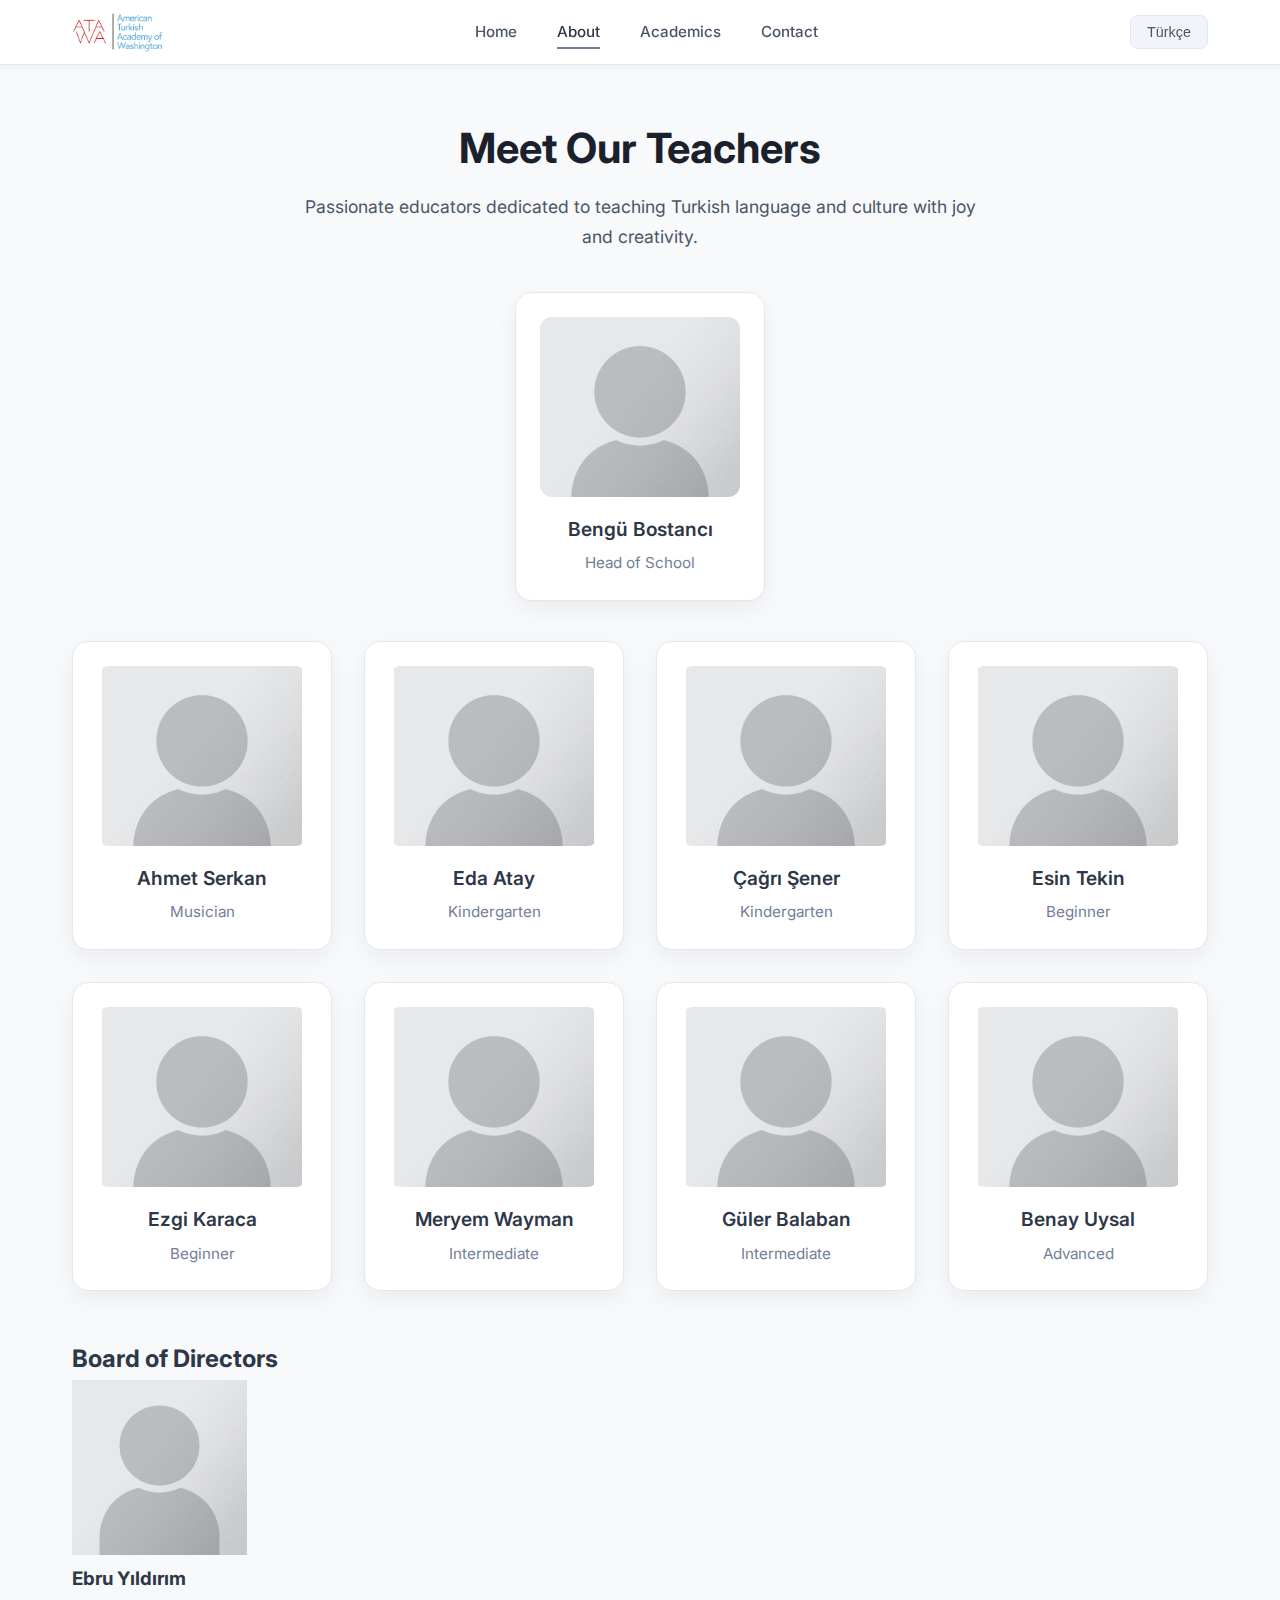
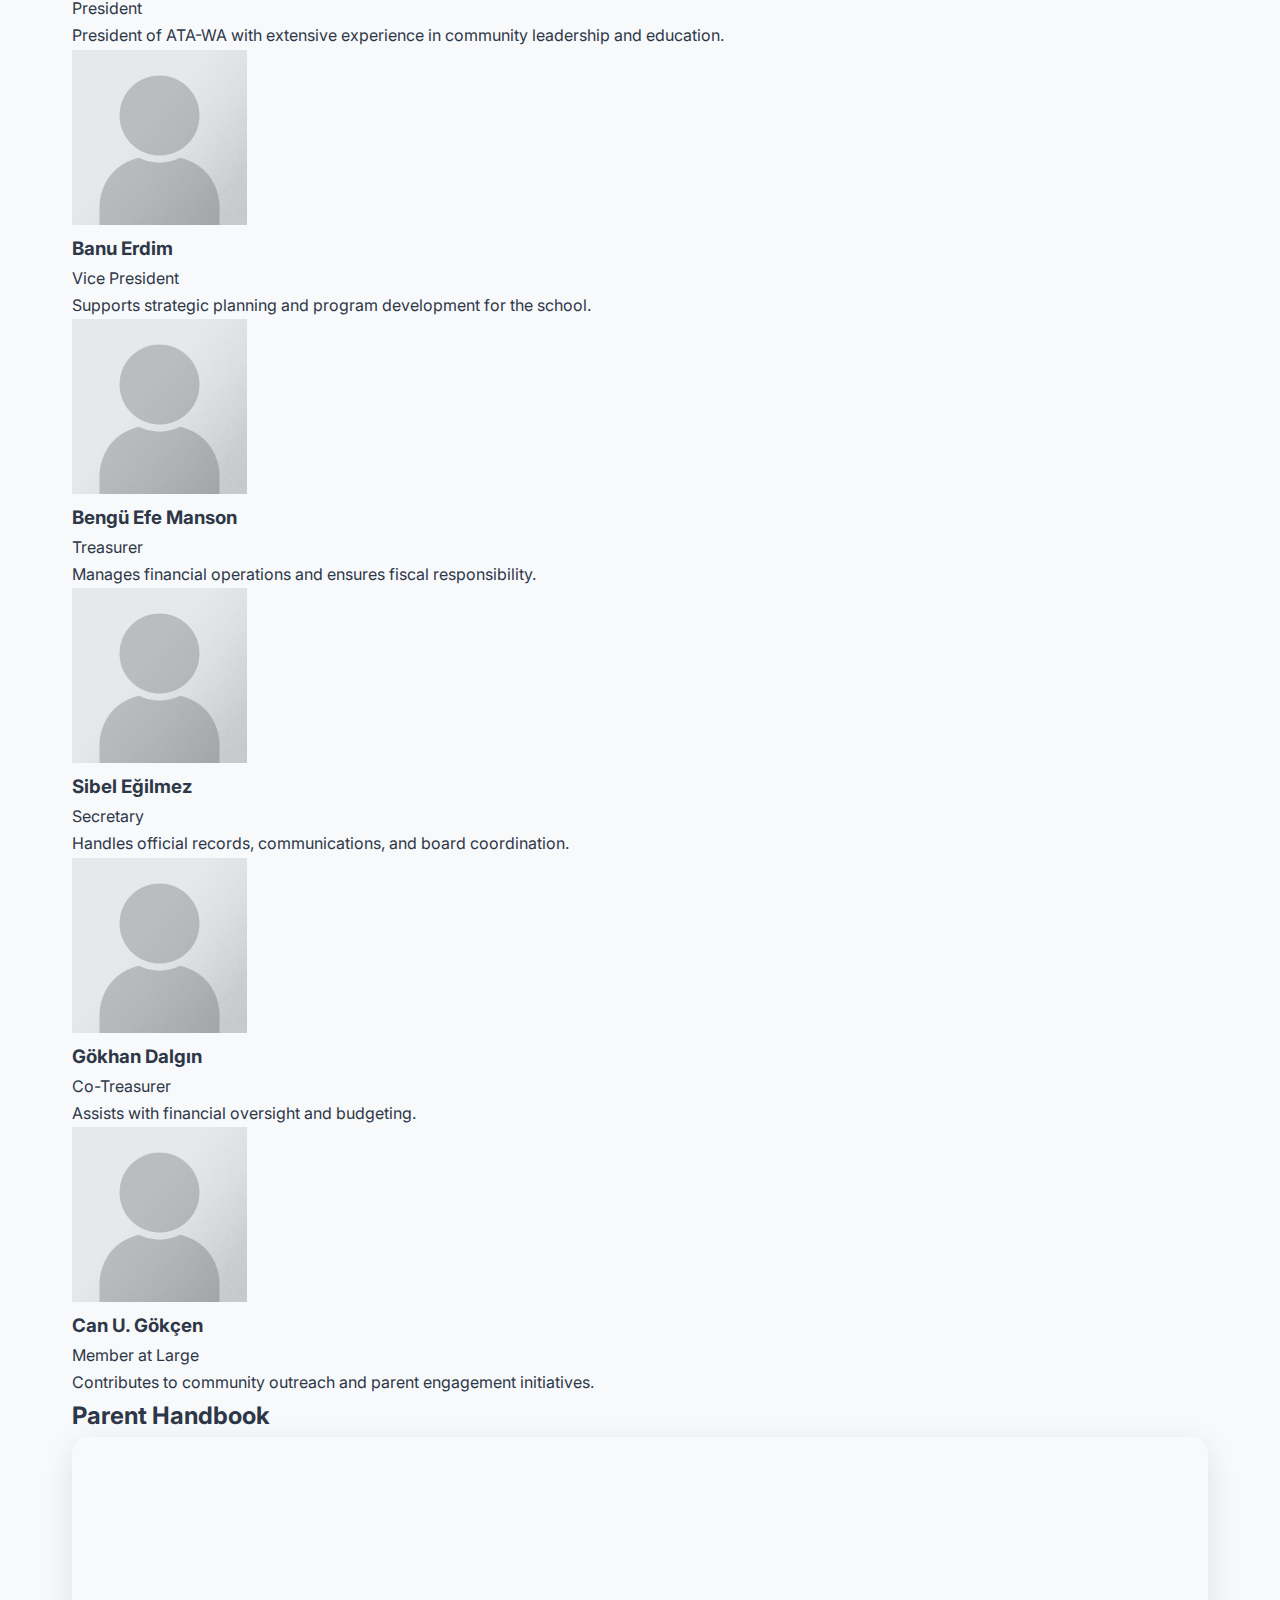
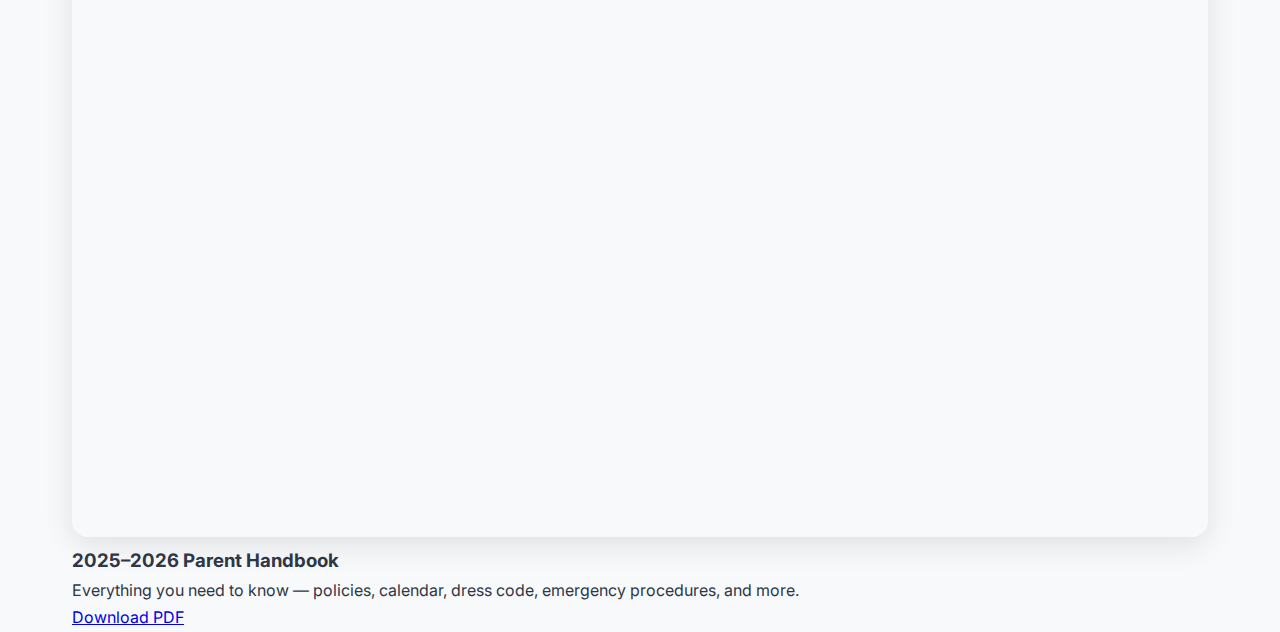
<file: about.html>
<!DOCTYPE html>
<html lang="en">
<head>
    <meta charset="UTF-8">
    <meta name="viewport" content="width=device-width, initial-scale=1.0">
    <title>About | ATA-WA</title>

    <link href="https://fonts.googleapis.com/css2?family=Inter:wght@400;500;600;700&display=swap" rel="stylesheet">
    <link rel="stylesheet" href="style.css">
</head>
<body>

<header class="navbar">
    <nav class="nav-container">
        <a href="index.html" class="logo">
            <img src="images/logo.png" alt="ATA-WA Logo" class="logo-img">
        </a>
        <ul class="nav-links">
            <li><a href="index.html" class="nav-link">Home</a></li>
            <li><a href="about.html" class="nav-link active">About</a></li>
            <li><a href="academics.html" class="nav-link">Academics</a></li>
            <li><a href="contact.html" class="nav-link">Contact</a></li>
        </ul>
        <button class="lang-btn">Türkçe</button>
    </nav>
</header>

<main class="main-content">
    <section class="about-intro">
        <h1>Meet Our Teachers</h1>
        <p>Passionate educators dedicated to teaching Turkish language and culture with joy and creativity.</p>
    </section>

    <!-- head of school -->
    <div class="head-of-school">
        <div class="teacher-card">
            <div class="teacher-img">
                <img src="images/placeholder.png" width="200">
            </div>
            <h3>Bengü Bostancı</h3>
            <p>Head of School</p>
        </div>
    </div>

    <!-- other teachers -->
    <section class="teachers-grid">
        <div class="teacher-card">
            <div class="teacher-img"><img src="images/placeholder.png" width="200"></div>
            <h3>Ahmet Serkan</h3>
            <p>Musician</p>
        </div>
        <div class="teacher-card">
            <div class="teacher-img"><img src="images/placeholder.png" width="200"></div>
            <h3>Eda Atay</h3>
            <p>Kindergarten</p>
        </div>
        <div class="teacher-card">
            <div class="teacher-img"><img src="images/placeholder.png" width="200"></div>
            <h3>Çağrı Şener</h3>
            <p>Kindergarten</p>
        </div>
        <div class="teacher-card">
            <div class="teacher-img"><img src="images/placeholder.png" width="200"></div>
            <h3>Esin Tekin</h3>
            <p>Beginner</p>
        </div>
        <div class="teacher-card">
            <div class="teacher-img"><img src="images/placeholder.png" width="200"></div>
            <h3>Ezgi Karaca</h3>
            <p>Beginner</p>
        </div>
        <div class="teacher-card">
            <div class="teacher-img"><img src="images/placeholder.png" width="200"></div>
            <h3>Meryem Wayman</h3>
            <p>Intermediate</p>
        </div>
        <div class="teacher-card">
            <div class="teacher-img"><img src="images/placeholder.png" width="200"></div>
            <h3>Güler Balaban</h3>
            <p>Intermediate</p>
        </div>
        <div class="teacher-card">
            <div class="teacher-img"><img src="images/placeholder.png" width="200"></div>
            <h3>Benay Uysal</h3>
            <p>Advanced</p>
        </div>
    </section>

    <!-- board of directors -->
    <section class="board-section">
        <h2 class="section-title">Board of Directors</h2>
        
        <div class="board-member reverse">
            <div class="board-img"><img src="images/placeholder.png" width="175"></div>
            <div class="board-info">
                <h3>Ebru Yıldırım</h3>
                <p class="role">President</p>
                <p>President of ATA-WA with extensive experience in community leadership and education.</p>
            </div>
        </div>

        <div class="board-member">
            <div class="board-img"><img src="images/placeholder.png" width="175"></div>
            <div class="board-info">
                <h3>Banu Erdim</h3>
                <p class="role">Vice President</p>
                <p>Supports strategic planning and program development for the school.</p>
            </div>
        </div>

        <div class="board-member reverse">
            <div class="board-img"><img src="images/placeholder.png" width="175"></div>
            <div class="board-info">
                <h3>Bengü Efe Manson</h3>
                <p class="role">Treasurer</p>
                <p>Manages financial operations and ensures fiscal responsibility.</p>
            </div>
        </div>

        <div class="board-member">
            <div class="board-img"><img src="images/placeholder.png" width="175"></div>
            <div class="board-info">
                <h3>Sibel Eğilmez</h3>
                <p class="role">Secretary</p>
                <p>Handles official records, communications, and board coordination.</p>
            </div>
        </div>

        <div class="board-member reverse">
            <div class="board-img"><img src="images/placeholder.png" width="175"></div>
            <div class="board-info">
                <h3>Gökhan Dalgın</h3>
                <p class="role">Co-Treasurer</p>
                <p>Assists with financial oversight and budgeting.</p>
            </div>
        </div>

        <div class="board-member">
            <div class="board-img"><img src="images/placeholder.png" width="175"></div>
            <div class="board-info">
                <h3>Can U. Gökçen</h3>
                <p class="role">Member at Large</p>
                <p>Contributes to community outreach and parent engagement initiatives.</p>
            </div>
        </div>
    </section>

    <!-- parent handbook -->
    <section class="handbook-section">
        <h2 class="section-title">Parent Handbook</h2>
        <div class="handbook-container">
            <div class="pdf-preview">
                <iframe src="handbook.pdf" width="100%" height="700"
                        style="border:none; border-radius:16px; box-shadow:0 8px 30px rgba(0,0,0,0.1);"
                        title="ATA-WA Parent Handbook"></iframe>
            </div>
            <div class="handbook-info">
                <h3>2025–2026 Parent Handbook</h3>
                <p class="handbook-desc">
                    Everything you need to know — policies, calendar, dress code, emergency procedures, and more.
                </p>
                <a href="handbook.pdf" download class="download-btn">Download PDF</a>
            </div>
        </div>
    </section>
</main>

<script src="script.js"></script>
</body>
</html>
</file>
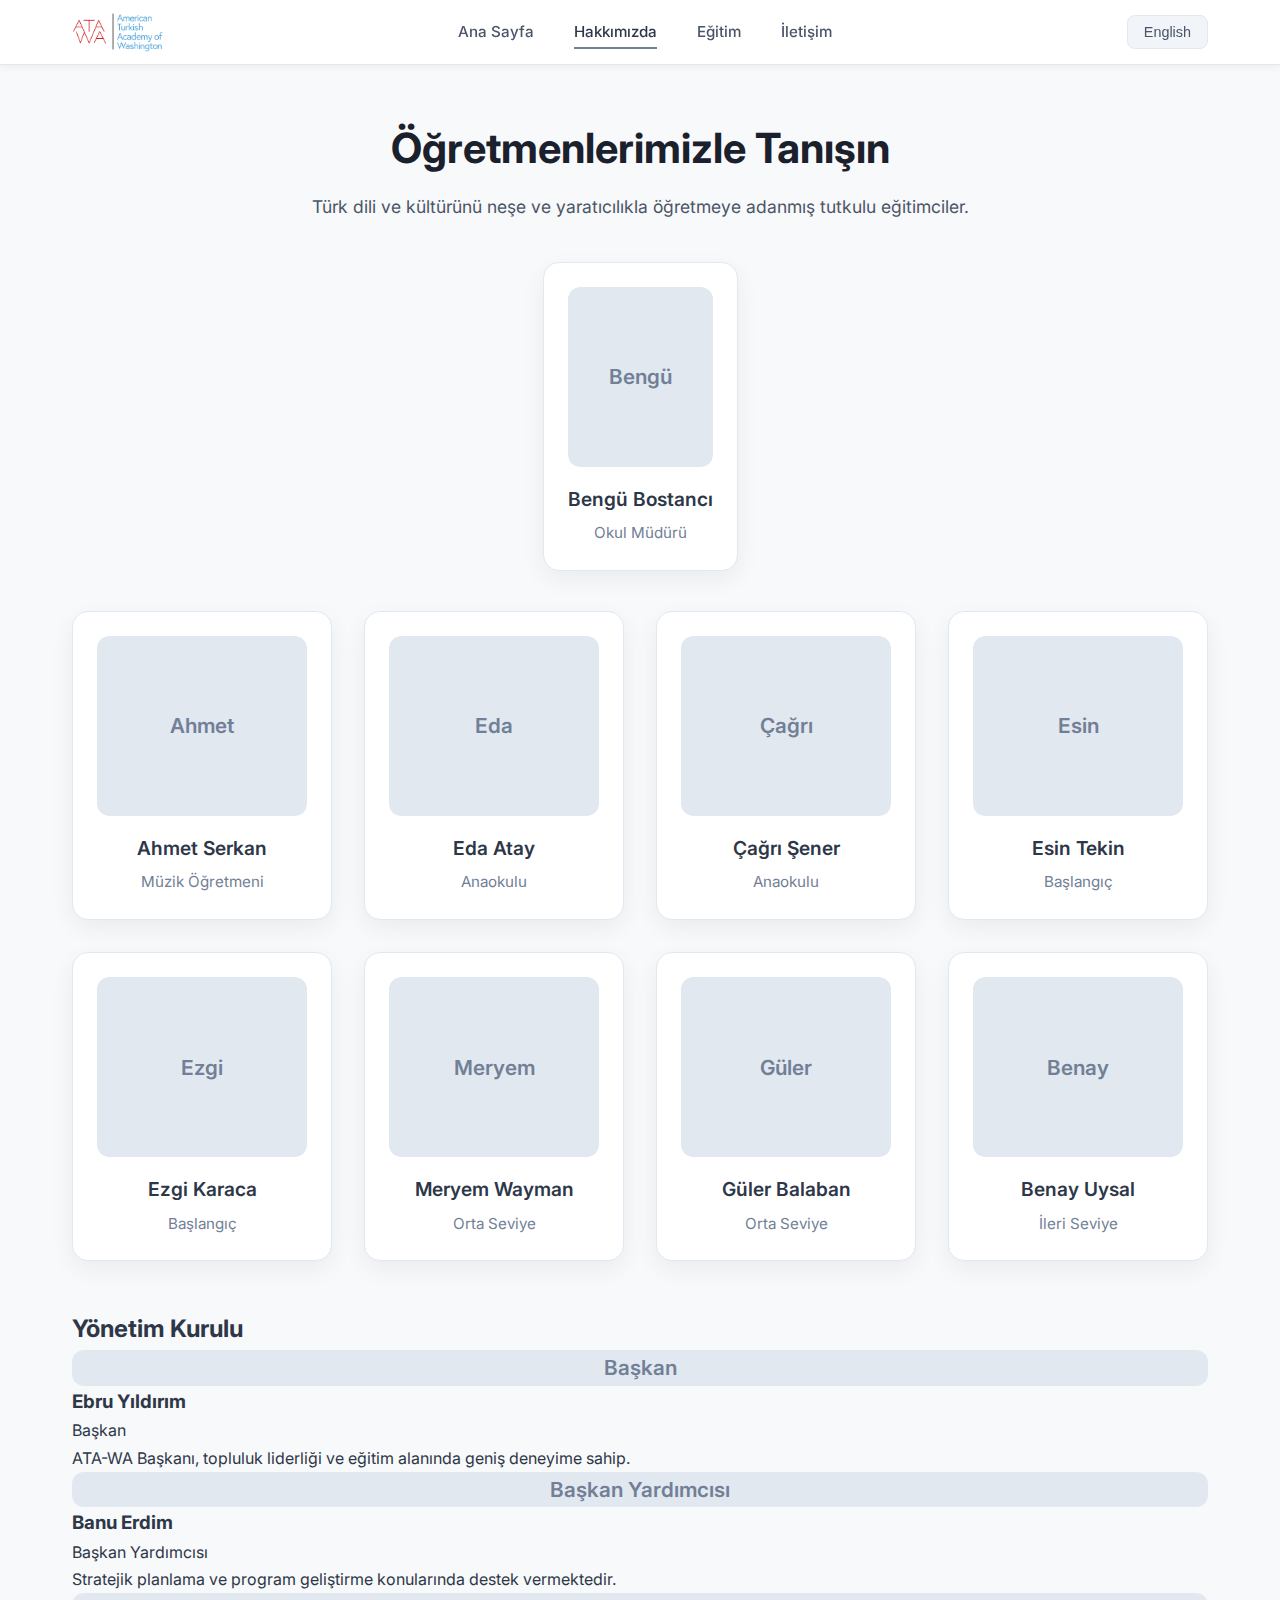
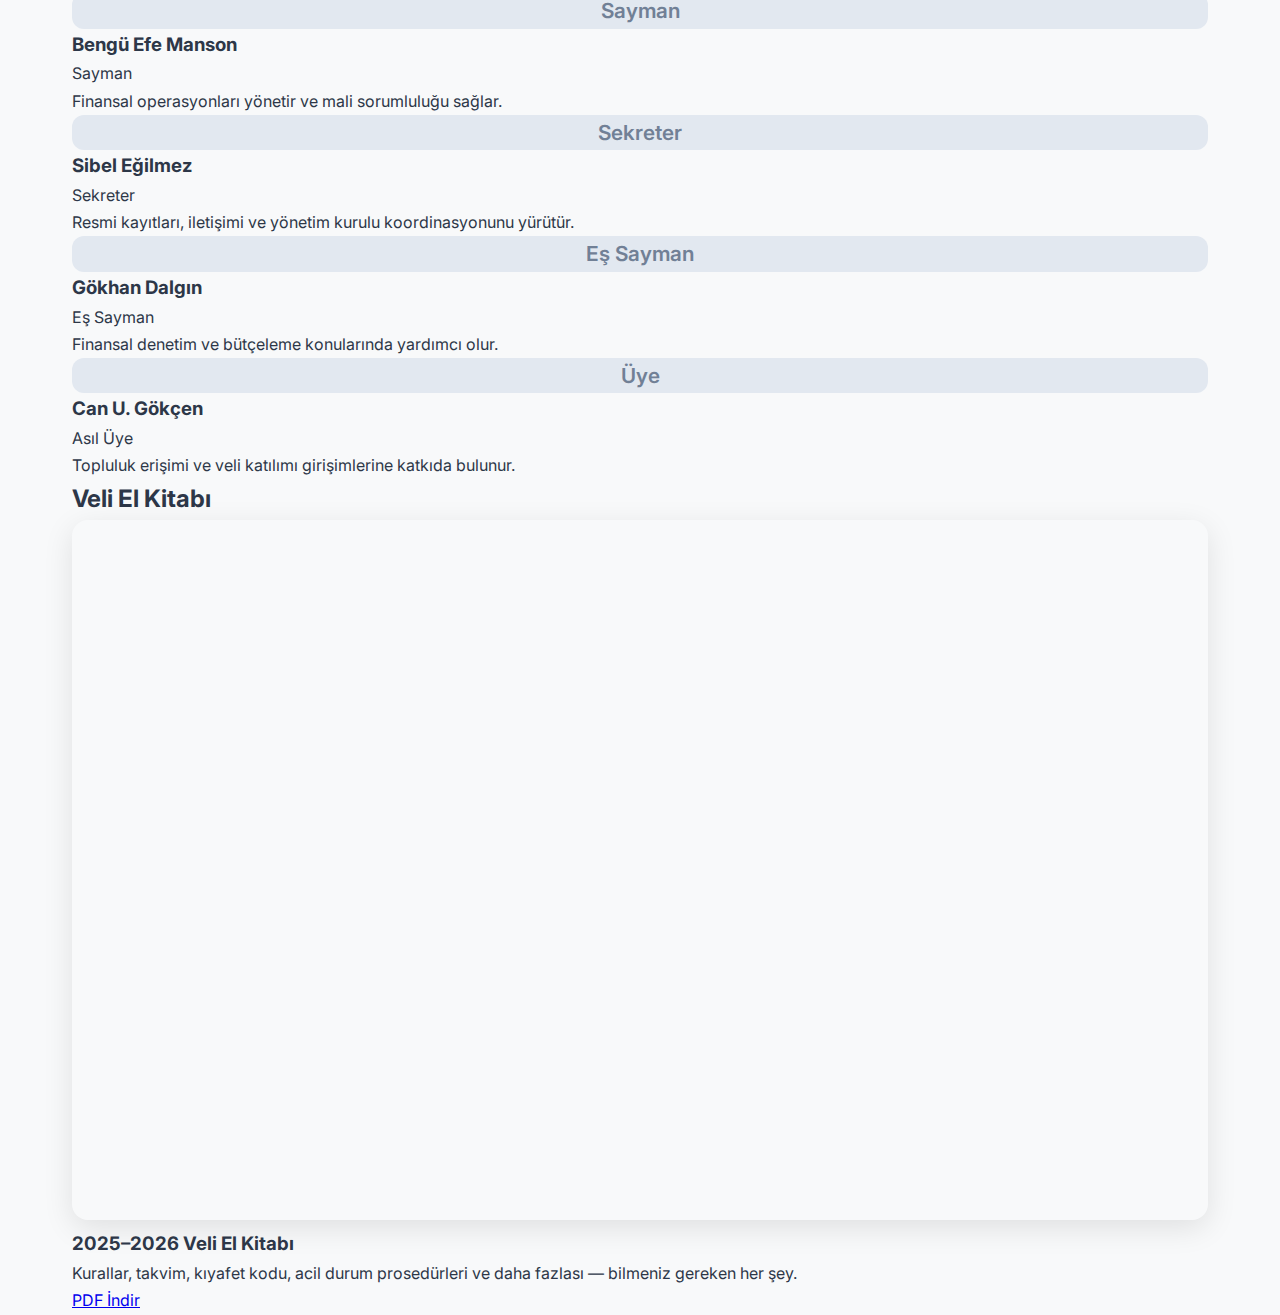
<file: abouttr.html>
<!DOCTYPE html>
<html lang="tr">
<head>
    <meta charset="UTF-8">
    <meta name="viewport" content="width=device-width, initial-scale=1.0">
    <title>Hakkımızda | ATA-WA</title>

    <link href="https://fonts.googleapis.com/css2?family=Inter:wght@400;500;600;700&display=swap" rel="stylesheet">
    <link rel="stylesheet" href="style.css">
</head>
<body>

<header class="navbar">
    <nav class="nav-container">
        <a href="indextr.html" class="logo">
            <img src="images/logo.png" alt="ATA-WA Logo" class="logo-img">
        </a>
        <ul class="nav-links">
            <li><a href="indextr.html" class="nav-link">Ana Sayfa</a></li>
            <li><a href="abouttr.html" class="nav-link active">Hakkımızda</a></li>
            <li><a href="academicstr.html" class="nav-link">Eğitim</a></li>
            <li><a href="contacttr.html" class="nav-link">İletişim</a></li>
        </ul>
        <button class="lang-btn">English</button>
    </nav>
</header>

<main class="main-content">
    <section class="about-intro">
        <h1>Öğretmenlerimizle Tanışın</h1>
        <p>Türk dili ve kültürünü neşe ve yaratıcılıkla öğretmeye adanmış tutkulu eğitimciler.</p>
    </section>

    <div class="head-of-school">
        <div class="teacher-card">
            <div class="teacher-img">
                <div class="img-placeholder">Bengü</div>
            </div>
            <h3>Bengü Bostancı</h3>
            <p>Okul Müdürü</p>
        </div>
    </div>

    <section class="teachers-grid">
        <div class="teacher-card">
            <div class="teacher-img"><div class="img-placeholder">Ahmet</div></div>
            <h3>Ahmet Serkan</h3>
            <p>Müzik Öğretmeni</p>
        </div>
        <div class="teacher-card">
            <div class="teacher-img"><div class="img-placeholder">Eda</div></div>
            <h3>Eda Atay</h3>
            <p>Anaokulu</p>
        </div>
        <div class="teacher-card">
            <div class="teacher-img"><div class="img-placeholder">Çağrı</div></div>
            <h3>Çağrı Şener</h3>
            <p>Anaokulu</p>
        </div>
        <div class="teacher-card">
            <div class="teacher-img"><div class="img-placeholder">Esin</div></div>
            <h3>Esin Tekin</h3>
            <p>Başlangıç</p>
        </div>
        <div class="teacher-card">
            <div class="teacher-img"><div class="img-placeholder">Ezgi</div></div>
            <h3>Ezgi Karaca</h3>
            <p>Başlangıç</p>
        </div>
        <div class="teacher-card">
            <div class="teacher-img"><div class="img-placeholder">Meryem</div></div>
            <h3>Meryem Wayman</h3>
            <p>Orta Seviye</p>
        </div>
        <div class="teacher-card">
            <div class="teacher-img"><div class="img-placeholder">Güler</div></div>
            <h3>Güler Balaban</h3>
            <p>Orta Seviye</p>
        </div>
        <div class="teacher-card">
            <div class="teacher-img"><div class="img-placeholder">Benay</div></div>
            <h3>Benay Uysal</h3>
            <p>İleri Seviye</p>
        </div>
    </section>

    <section class="board-section">
        <h2 class="section-title">Yönetim Kurulu</h2>
        
        <div class="board-member reverse">
            <div class="board-img"><div class="img-placeholder">Başkan</div></div>
            <div class="board-info">
                <h3>Ebru Yıldırım</h3>
                <p class="role">Başkan</p>
                <p>ATA-WA Başkanı, topluluk liderliği ve eğitim alanında geniş deneyime sahip.</p>
            </div>
        </div>

        <div class="board-member">
            <div class="board-img"><div class="img-placeholder">Başkan Yardımcısı</div></div>
            <div class="board-info">
                <h3>Banu Erdim</h3>
                <p class="role">Başkan Yardımcısı</p>
                <p>Stratejik planlama ve program geliştirme konularında destek vermektedir.</p>
            </div>
        </div>

        <div class="board-member reverse">
            <div class="board-img"><div class="img-placeholder">Sayman</div></div>
            <div class="board-info">
                <h3>Bengü Efe Manson</h3>
                <p class="role">Sayman</p>
                <p>Finansal operasyonları yönetir ve mali sorumluluğu sağlar.</p>
            </div>
        </div>

        <div class="board-member">
            <div class="board-img"><div class="img-placeholder">Sekreter</div></div>
            <div class="board-info">
                <h3>Sibel Eğilmez</h3>
                <p class="role">Sekreter</p>
                <p>Resmi kayıtları, iletişimi ve yönetim kurulu koordinasyonunu yürütür.</p>
            </div>
        </div>

        <div class="board-member reverse">
            <div class="board-img"><div class="img-placeholder">Eş Sayman</div></div>
            <div class="board-info">
                <h3>Gökhan Dalgın</h3>
                <p class="role">Eş Sayman</p>
                <p>Finansal denetim ve bütçeleme konularında yardımcı olur.</p>
            </div>
        </div>

        <div class="board-member">
            <div class="board-img"><div class="img-placeholder">Üye</div></div>
            <div class="board-info">
                <h3>Can U. Gökçen</h3>
                <p class="role">Asıl Üye</p>
                <p>Topluluk erişimi ve veli katılımı girişimlerine katkıda bulunur.</p>
            </div>
        </div>
    </section>

    <section class="handbook-section">
        <h2 class="section-title">Veli El Kitabı</h2>
        <div class="handbook-container">
            <div class="pdf-preview">
                <iframe src="handbook.pdf" width="100%" height="700"
                        style="border:none; border-radius:16px; box-shadow:0 8px 30px rgba(0,0,0,0.1);"
                        title="ATA-WA Veli El Kitabı"></iframe>
            </div>
            <div class="handbook-info">
                <h3>2025–2026 Veli El Kitabı</h3>
                <p class="handbook-desc">
                    Kurallar, takvim, kıyafet kodu, acil durum prosedürleri ve daha fazlası — bilmeniz gereken her şey.
                </p>
                <a href="handbook.pdf" download class="download-btn">PDF İndir</a>
            </div>
        </div>
    </section>
</main>

<script src="script.js"></script>
</body>
</html>
</file>
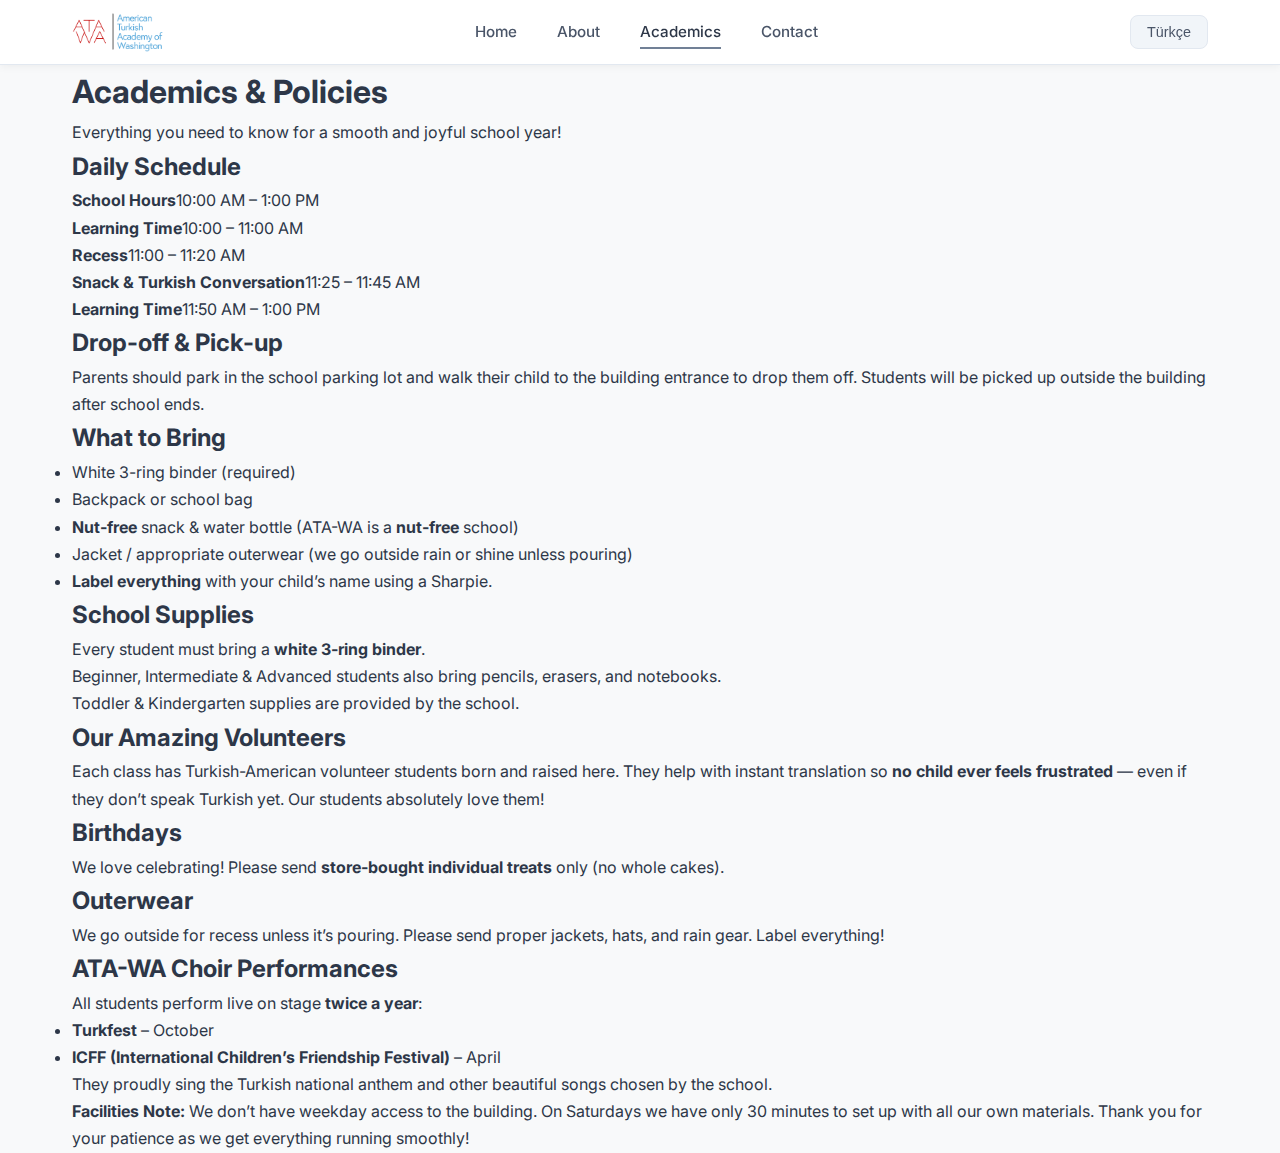
<file: academics.html>
<!DOCTYPE html>
<html lang="en">
<head>
    <meta charset="UTF-8">
    <meta name="viewport" content="width=device-width, initial-scale=1.0">
    <title>Academics | ATA-WA</title>

    <link href="https://fonts.googleapis.com/css2?family=Inter:wght@400;500;600;700&display=swap" rel="stylesheet">
    <link rel="stylesheet" href="style.css">
</head>
<body>

<header class="navbar">
    <nav class="nav-container">
        <a href="index.html" class="logo">
            <img src="images/logo.png" alt="ATA-WA Logo" class="logo-img">
        </a>
        <ul class="nav-links">
            <li><a href="index.html" class="nav-link">Home</a></li>
            <li><a href="about.html" class="nav-link">About</a></li>
            <li><a href="academics.html" class="nav-link active">Academics</a></li>
            <li><a href="contact.html" class="nav-link">Contact</a></li>
        </ul>
        <button class="lang-btn">Türkçe</button>
    </nav>
</header>

<main class="main-content academics-page">
    <section class="page-hero">
        <h1>Academics & Policies</h1>
        <p>Everything you need to know for a smooth and joyful school year!</p>
    </section>

    <!-- daily schedule -->
    <section class="info-block">
        <h2>Daily Schedule</h2>
        <div class="schedule-grid">
            <div class="schedule-item"><strong>School Hours</strong><span>10:00 AM – 1:00 PM</span></div>
            <div class="schedule-item"><strong>Learning Time</strong><span>10:00 – 11:00 AM</span></div>
            <div class="schedule-item"><strong>Recess</strong><span>11:00 – 11:20 AM</span></div>
            <div class="schedule-item"><strong>Snack & Turkish Conversation</strong><span>11:25 – 11:45 AM</span></div>
            <div class="schedule-item"><strong>Learning Time</strong><span>11:50 AM – 1:00 PM</span></div>
        </div>
    </section>

    <!-- drop-off and pick-up -->
    <section class="info-block">
        <h2>Drop-off & Pick-up</h2>
        <p>Parents should park in the school parking lot and walk their child to the building entrance to drop them off. Students will be picked up outside the building after school ends.</p>
    </section>

    <!-- what to bring -->
    <section class="info-block">
        <h2>What to Bring</h2>
        <ul>
            <li>White 3-ring binder (required)</li>
            <li>Backpack or school bag</li>
            <li><strong>Nut-free</strong> snack & water bottle (ATA-WA is a <strong>nut-free</strong> school)</li>
            <li>Jacket / appropriate outerwear (we go outside rain or shine unless pouring)</li>
            <li><strong>Label everything</strong> with your child’s name using a Sharpie.</li>
        </ul>
    </section>

    <!-- supplies -->
    <section class="info-block">
        <h2>School Supplies</h2>
        <p>Every student must bring a <strong>white 3-ring binder</strong>.</p>
        <p>Beginner, Intermediate & Advanced students also bring pencils, erasers, and notebooks.<br>
           Toddler & Kindergarten supplies are provided by the school.</p>
    </section>

    <!-- volunteers -->
    <section class="info-block highlight">
        <h2>Our Amazing Volunteers</h2>
        <p>Each class has Turkish-American volunteer students born and raised here. They help with instant translation so <strong>no child ever feels frustrated</strong> — even if they don’t speak Turkish yet. Our students absolutely love them!</p>
    </section>

    <!-- notices -->
    <div class="info-grid">
        <section class="info-block">
            <h2>Birthdays</h2>
            <p>We love celebrating! Please send <strong>store-bought individual treats</strong> only (no whole cakes).</p>
        </section>
        <section class="info-block">
            <h2>Outerwear</h2>
            <p>We go outside for recess unless it’s pouring. Please send proper jackets, hats, and rain gear. Label everything!</p>
        </section>
    </div>

    <!-- choir performances -->
    <section class="info-block highlight">
        <h2>ATA-WA Choir Performances</h2>
        <p>All students perform live on stage <strong>twice a year</strong>:</p>
        <ul class="performance-list">
            <li><strong>Turkfest</strong> – October</li>
            <li><strong>ICFF (International Children’s Friendship Festival)</strong> – April</li>
        </ul>
        <p>They proudly sing the Turkish national anthem and other beautiful songs chosen by the school.</p>
    </section>

    <!-- facilities notes -->
    <section class="info-block note-block">
        <p><strong>Facilities Note:</strong> We don’t have weekday access to the building. On Saturdays we have only 30 minutes to set up with all our own materials. Thank you for your patience as we get everything running smoothly!</p>
    </section>
</main>

<script src="script.js"></script>
</body>
</html>
</file>
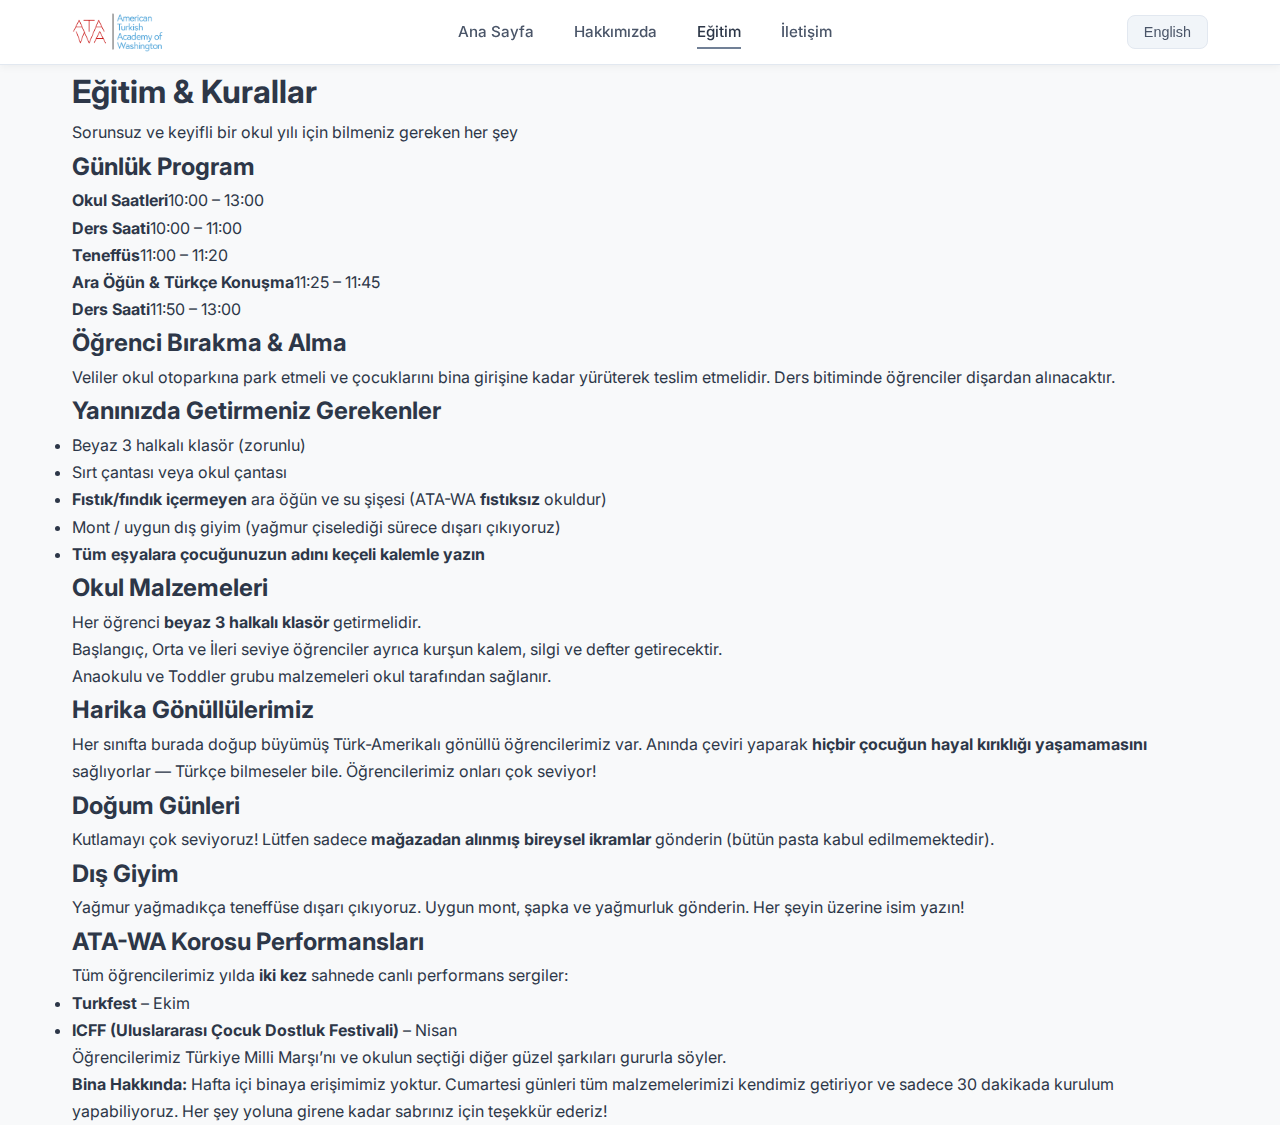
<file: academicstr.html>
<!DOCTYPE html>
<html lang="tr">
<head>
    <meta charset="UTF-8">
    <meta name="viewport" content="width=device-width, initial-scale=1.0">
    <title>Eğitim | ATA-WA</title>

    <link href="https://fonts.googleapis.com/css2?family=Inter:wght@400;500;600;700&display=swap" rel="stylesheet">
    <link rel="stylesheet" href="style.css">
</head>
<body>

<header class="navbar">
    <nav class="nav-container">
        <a href="indextr.html" class="logo">
            <img src="images/logo.png" alt="ATA-WA Logo" class="logo-img">
        </a>
        <ul class="nav-links">
            <li><a href="indextr.html" class="nav-link">Ana Sayfa</a></li>
            <li><a href="abouttr.html" class="nav-link">Hakkımızda</a></li>
            <li><a href="academicstr.html" class="nav-link active">Eğitim</a></li>
            <li><a href="contacttr.html" class="nav-link">İletişim</a></li>
        </ul>
        <button class="lang-btn">English</button>
    </nav>
</header>

<main class="main-content academics-page">
    <section class="page-hero">
        <h1>Eğitim & Kurallar</h1>
        <p>Sorunsuz ve keyifli bir okul yılı için bilmeniz gereken her şey</p>
    </section>

    <section class="info-block">
        <h2>Günlük Program</h2>
        <div class="schedule-grid">
            <div class="schedule-item"><strong>Okul Saatleri</strong><span>10:00 – 13:00</span></div>
            <div class="schedule-item"><strong>Ders Saati</strong><span>10:00 – 11:00</span></div>
            <div class="schedule-item"><strong>Teneffüs</strong><span>11:00 – 11:20</span></div>
            <div class="schedule-item"><strong>Ara Öğün & Türkçe Konuşma</strong><span>11:25 – 11:45</span></div>
            <div class="schedule-item"><strong>Ders Saati</strong><span>11:50 – 13:00</span></div>
        </div>
    </section>

    <section class="info-block">
        <h2>Öğrenci Bırakma & Alma</h2>
        <p>Veliler okul otoparkına park etmeli ve çocuklarını bina girişine kadar yürüterek teslim etmelidir. Ders bitiminde öğrenciler dişardan alınacaktır.</p>
    </section>

    <section class="info-block">
        <h2>Yanınızda Getirmeniz Gerekenler</h2>
        <ul>
            <li>Beyaz 3 halkalı klasör (zorunlu)</li>
            <li>Sırt çantası veya okul çantası</li>
            <li><strong>Fıstık/fındık içermeyen</strong> ara öğün ve su şişesi (ATA-WA <strong>fıstıksız</strong> okuldur)</li>
            <li>Mont / uygun dış giyim (yağmur çiselediği sürece dışarı çıkıyoruz)</li>
            <li><strong>Tüm eşyalara çocuğunuzun adını keçeli kalemle yazın</strong></li>
        </ul>
    </section>

    <section class="info-block">
        <h2>Okul Malzemeleri</h2>
        <p>Her öğrenci <strong>beyaz 3 halkalı klasör</strong> getirmelidir.</p>
        <p>Başlangıç, Orta ve İleri seviye öğrenciler ayrıca kurşun kalem, silgi ve defter getirecektir.<br>
           Anaokulu ve Toddler grubu malzemeleri okul tarafından sağlanır.</p>
    </section>

    <section class="info-block highlight">
        <h2>Harika Gönüllülerimiz</h2>
        <p>Her sınıfta burada doğup büyümüş Türk-Amerikalı gönüllü öğrencilerimiz var. Anında çeviri yaparak <strong>hiçbir çocuğun hayal kırıklığı yaşamamasını</strong> sağlıyorlar — Türkçe bilmeseler bile. Öğrencilerimiz onları çok seviyor!</p>
    </section>

    <div class="info-grid">
        <section class="info-block">
            <h2>Doğum Günleri</h2>
            <p>Kutlamayı çok seviyoruz! Lütfen sadece <strong>mağazadan alınmış bireysel ikramlar</strong> gönderin (bütün pasta kabul edilmemektedir).</p>
        </section>
        <section class="info-block">
            <h2>Dış Giyim</h2>
            <p>Yağmur yağmadıkça teneffüse dışarı çıkıyoruz. Uygun mont, şapka ve yağmurluk gönderin. Her şeyin üzerine isim yazın!</p>
        </section>
    </div>

    <section class="info-block highlight">
        <h2>ATA-WA Korosu Performansları</h2>
        <p>Tüm öğrencilerimiz yılda <strong>iki kez</strong> sahnede canlı performans sergiler:</p>
        <ul class="performance-list">
            <li><strong>Turkfest</strong> – Ekim</li>
            <li><strong>ICFF (Uluslararası Çocuk Dostluk Festivali)</strong> – Nisan</li>
        </ul>
        <p>Öğrencilerimiz Türkiye Milli Marşı’nı ve okulun seçtiği diğer güzel şarkıları gururla söyler.</p>
    </section>

    <section class="info-block note-block">
        <p><strong>Bina Hakkında:</strong> Hafta içi binaya erişimimiz yoktur. Cumartesi günleri tüm malzemelerimizi kendimiz getiriyor ve sadece 30 dakikada kurulum yapabiliyoruz. Her şey yoluna girene kadar sabrınız için teşekkür ederiz!</p>
    </section>
</main>

<script src="script.js"></script>
</body>
</html>
</file>
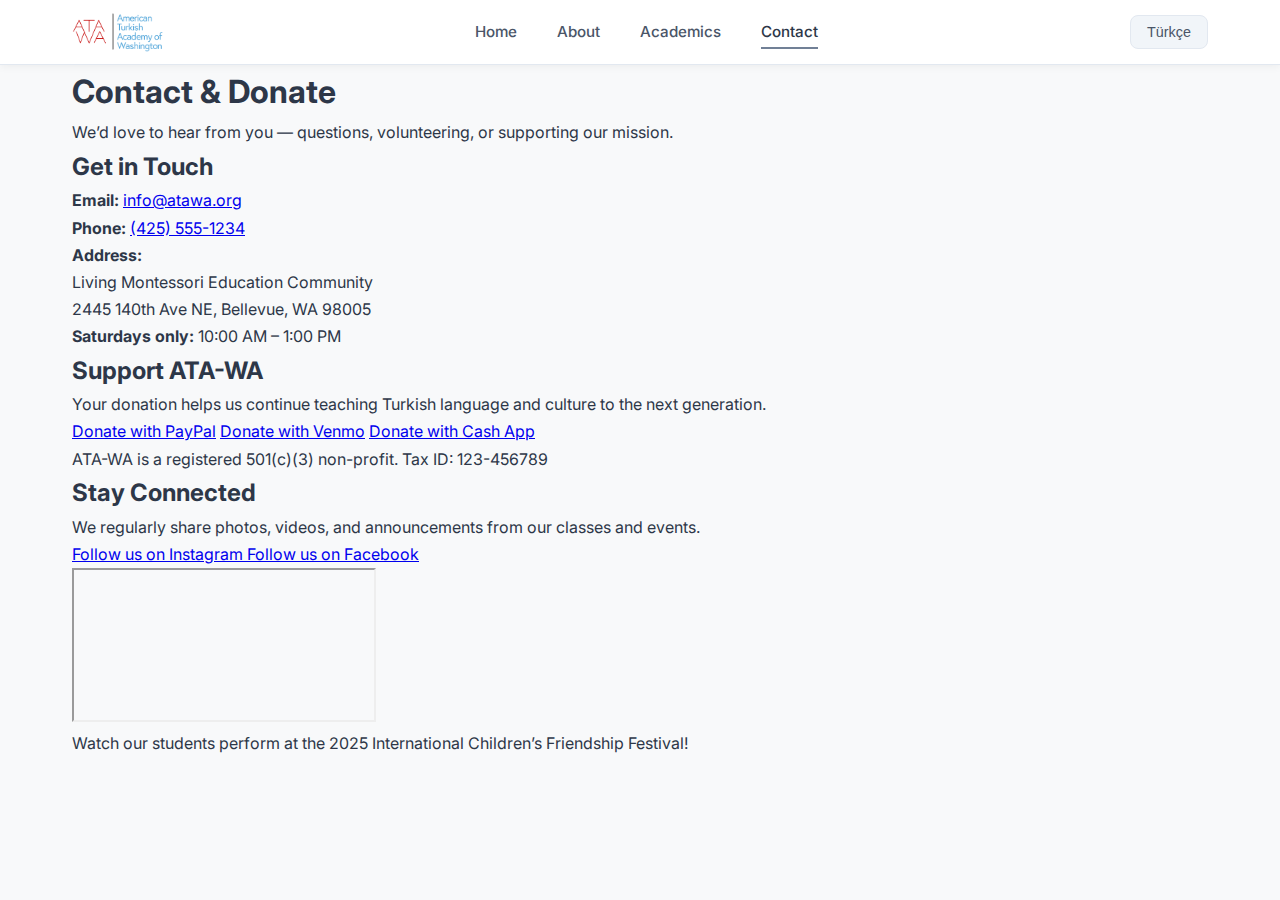
<file: contact.html>
<!DOCTYPE html>
<html lang="en">
<head>
    <meta charset="UTF-8">
    <meta name="viewport" content="width=device-width, initial-scale=1.0">
    <title>Contact & Donate | ATA-WA</title>

    <link href="https://fonts.googleapis.com/css2?family=Inter:wght@400;500;600;700&display=swap" rel="stylesheet">
    <link rel="stylesheet" href="style.css">
</head>
<body>

<header class="navbar">
    <nav class="nav-container">
        <a href="index.html" class="logo">
            <img src="images/logo.png" alt="ATA-WA Logo" class="logo-img">
        </a>
        <ul class="nav-links">
            <li><a href="index.html" class="nav-link">Home</a></li>
            <li><a href="about.html" class="nav-link">About</a></li>
            <li><a href="academics.html" class="nav-link">Academics</a></li>
            <li><a href="contact.html" class="nav-link active">Contact</a></li>
        </ul>
        <button class="lang-btn">Türkçe</button>
    </nav>
</header>

<main class="main-content contact-page">
    <section class="page-hero">
        <h1>Contact & Donate</h1>
        <p>We’d love to hear from you — questions, volunteering, or supporting our mission.</p>
    </section>

    <div class="contact-grid">
        <!-- left side -->
        <div class="contact-left">
            <!-- contact info -->
            <div class="info-card">
                <h2>Get in Touch</h2>
                <p><strong>Email:</strong> <a href="mailto:info@atawa.org">info@atawa.org</a></p>
                <p><strong>Phone:</strong> <a href="tel:+14255551234">(425) 555-1234</a></p>
                <p><strong>Address:</strong><br>
                   Living Montessori Education Community<br>
                   2445 140th Ave NE, Bellevue, WA 98005</p>
                <p><strong>Saturdays only:</strong> 10:00 AM – 1:00 PM</p>
            </div>

            <!-- donate -->
            <div class="info-card donate-card">
                <h2>Support ATA-WA</h2>
                <p>Your donation helps us continue teaching Turkish language and culture to the next generation.</p>
                <div class="donate-buttons">
                    <a href="https://www.paypal.com/donate...?hosted_button_id=XXXX" target="_blank" class="donate-btn paypal">Donate with PayPal</a>
                    <a href="https://venmo.com/atawa" target="_blank" class="donate-btn venmo">Donate with Venmo</a>
                    <a href="https://cash.app/$atawa" target="_blank" class="donate-btn cashapp">Donate with Cash App</a>
                </div>
                <p class="tax-note">ATA-WA is a registered 501(c)(3) non-profit. Tax ID: 123-456789</p>
            </div>

            <!-- social media -->
            <div class="info-card social-card">
                <h2>Stay Connected</h2>
                <p>We regularly share photos, videos, and announcements from our classes and events.</p>
                <div class="social-buttons">
                    <a href="https://www.instagram.com/americanturkishacademyofwa/" target="_blank" class="social-btn instagram">
                        Follow us on Instagram
                    </a>
                    <a href="https://www.facebook.com/AmericanTurkishAcademy/" target="_blank" class="social-btn facebook">
                        Follow us on Facebook
                    </a>
                </div>
            </div>
        </div>

        <!-- right side (video) -->
        <div class="contact-right">
            <div class="video-wrapper">
                <iframe 
                    src="https://www.youtube.com/embed/yNa5gAwsv2Q" 
                    title="ATA-WA ICFF Performance 2025"
                    allow="accelerometer; autoplay; clipboard-write; encrypted-media; gyroscope; picture-in-picture" 
                    allowfullscreen>
                </iframe>
            </div>
            <p class="video-caption">Watch our students perform at the 2025 International Children’s Friendship Festival!</p>
        </div>
    </div>
</main>

<script src="script.js"></script>
</body>
</html>
</file>
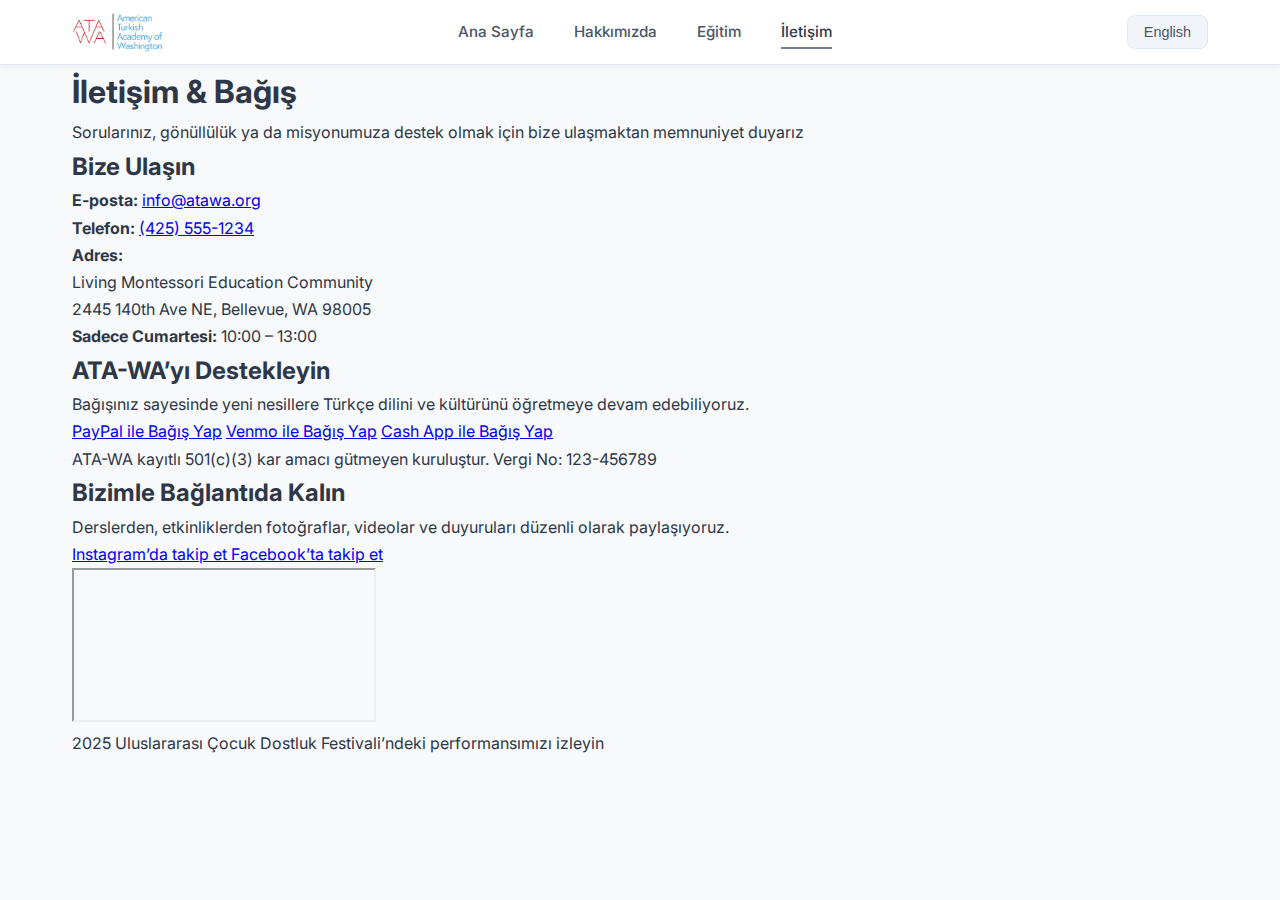
<file: contacttr.html>
<!DOCTYPE html>
<html lang="tr">
<head>
    <meta charset="UTF-8">
    <meta name="viewport" content="width=device-width, initial-scale=1.0">
    <title>İletişim & Bağış | ATA-WA</title>

    <link href="https://fonts.googleapis.com/css2?family=Inter:wght@400;500;600;700&display=swap" rel="stylesheet">
    <link rel="stylesheet" href="style.css">
</head>
<body>

<header class="navbar">
    <nav class="nav-container">
        <a href="indextr.html" class="logo">
            <img src="images/logo.png" alt="ATA-WA Logo" class="logo-img">
        </a>
        <ul class="nav-links">
            <li><a href="indextr.html" class="nav-link">Ana Sayfa</a></li>
            <li><a href="abouttr.html" class="nav-link">Hakkımızda</a></li>
            <li><a href="academicstr.html" class="nav-link">Eğitim</a></li>
            <li><a href="contacttr.html" class="nav-link active">İletişim</a></li>
        </ul>
        <button class="lang-btn">English</button>
    </nav>
</header>

<main class="main-content contact-page">
    <section class="page-hero">
        <h1>İletişim & Bağış</h1>
        <p>Sorularınız, gönüllülük ya da misyonumuza destek olmak için bize ulaşmaktan memnuniyet duyarız</p>
    </section>

    <div class="contact-grid">
        <div class="contact-left">

            <div class="info-card">
                <h2>Bize Ulaşın</h2>
                <p><strong>E-posta:</strong> <a href="mailto:info@atawa.org">info@atawa.org</a></p>
                <p><strong>Telefon:</strong> <a href="tel:+14255551234">(425) 555-1234</a></p>
                <p><strong>Adres:</strong><br>
                   Living Montessori Education Community<br>
                   2445 140th Ave NE, Bellevue, WA 98005</p>
                <p><strong>Sadece Cumartesi:</strong> 10:00 – 13:00</p>
            </div>

            <div class="info-card donate-card">
                <h2>ATA-WA’yı Destekleyin</h2>
                <p>Bağışınız sayesinde yeni nesillere Türkçe dilini ve kültürünü öğretmeye devam edebiliyoruz.</p>
                <div class="donate-buttons">
                    <a href="https://www.paypal.com/donate...?hosted_button_id=XXXX" target="_blank" class="donate-btn paypal">PayPal ile Bağış Yap</a>
                    <a href="https://venmo.com/atawa" target="_blank" class="donate-btn venmo">Venmo ile Bağış Yap</a>
                    <a href="https://cash.app/$atawa" target="_blank" class="donate-btn cashapp">Cash App ile Bağış Yap</a>
                </div>
                <p class="tax-note">ATA-WA kayıtlı 501(c)(3) kar amacı gütmeyen kuruluştur. Vergi No: 123-456789</p>
            </div>

            <div class="info-card social-card">
                <h2>Bizimle Bağlantıda Kalın</h2>
                <p>Derslerden, etkinliklerden fotoğraflar, videolar ve duyuruları düzenli olarak paylaşıyoruz.</p>
                <div class="social-buttons">
                    <a href="https://www.instagram.com/americanturkishacademyofwa/" target="_blank" class="social-btn instagram">
                        Instagram’da takip et
                    </a>
                    <a href="https://www.facebook.com/AmericanTurkishAcademy/" target="_blank" class="social-btn facebook">
                        Facebook’ta takip et
                    </a>
                </div>
            </div>
        </div>

        <div class="contact-right">
            <div class="video-wrapper">
                <iframe 
                    src="https://www.youtube.com/embed/yNa5gAwsv2Q" 
                    title="ATA-WA ICFF 2025 Performansı"
                    allow="accelerometer; autoplay; clipboard-write; encrypted-media; gyroscope; picture-in-picture" 
                    allowfullscreen>
                </iframe>
            </div>
            <p class="video-caption">2025 Uluslararası Çocuk Dostluk Festivali’ndeki performansımızı izleyin</p>
        </div>
    </div>
</main>

<script src="script.js"></script>
</body>
</html>
</file>
<file: style.css>
/* ==== RESET & FONT ==== */
* { margin:0; padding:0; box-sizing:border-box; }
body {
    font-family: 'Inter', sans-serif;
    background: #f8f9fa;
    color: #2d3748;
    line-height: 1.7;
}

/* ==== NAVBAR (SHARED) ==== */
.navbar {
    background: #ffffff;
    border-bottom: 1px solid #e2e8f0;
    position: sticky;
    top: 0;
    z-index: 1000;
    padding: 0.75rem 0;
    box-shadow: 0 2px 8px rgba(0,0,0,0.05);
}
.nav-container {
    max-width: 1200px;
    margin: 0 auto;
    display: flex;
    justify-content: space-between;
    align-items: center;
    padding: 0 2rem;
}
.logo { display: flex; align-items: center; }
.logo-img { height: 40px; width: auto; object-fit: contain; }
.nav-links { display: flex; list-style: none; gap: 2.5rem; }
.nav-link {
    text-decoration: none; color: #4a5568; font-weight: 500; font-size: 0.95rem;
    padding: 0.5rem 0; position: relative; transition: color 0.2s;
}
.nav-link::after {
    content: ''; position: absolute; bottom: 0; left: 0; width: 0; height: 2px;
    background: #718096; transition: width 0.3s ease;
}
.nav-link:hover, .nav-link.active { color: #2d3748; }
.nav-link:hover::after, .nav-link.active::after { width: 100%; }
.lang-btn {
    background: #f1f5f9; color: #4a5568; border: 1px solid #e2e8f0;
    padding: 0.5rem 1rem; border-radius: 8px; font-size: 0.9rem; font-weight: 500;
    cursor: pointer; transition: all 0.2s;
}
.lang-btn:hover { background: #e2e8f0; border-color: #cbd5e0; color: #2d3748; }

/* ==== GALLERY (HOME ONLY) ==== */
.gallery { width: 100%; margin-bottom: 3rem; }
.swiper { width: 100%; height: 60vh; }
.swiper-slide { display: flex; justify-content: center; align-items: center; background: #f1f5f9; }
.placeholder-img {
    width: calc(100% - 2rem); height: calc(100% - 2rem); background: #e2e8f0;
    display: flex; justify-content: center; align-items: center; font-size: 1.5rem;
    color: #718096; font-weight: 500; border-radius: 12px; margin: 1rem;
    box-shadow: 0 8px 25px rgba(0,0,0,0.1);
}
.swiper-button-next, .swiper-button-prev {
    color: #718096; background: white; width: 44px; height: 44px;
    border-radius: 50%; box-shadow: 0 4px 12px rgba(0,0,0,0.1);
}
.swiper-button-next:after, .swiper-button-prev:after { font-size: 1rem; }
.swiper-pagination-bullet { background: #cbd5e0; opacity: 1; }
.swiper-pagination-bullet-active { background: #718096; }

/* ==== MAIN CONTENT (SHARED) ==== */
.main-content { max-width: 1200px; margin: 0 auto; padding: 0 2rem; }

/* ==== HOME: INTRO & GRID ==== */
.intro { text-align: center; margin-bottom: 3rem; }
.intro h1 { font-size: 2.6rem; font-weight: 700; color: #1a202c; margin-bottom: 1rem; }
.intro p { font-size: 1.1rem; color: #4a5568; max-width: 800px; margin: 0.5rem auto; }
.content-grid {
    display: grid; grid-template-columns: 1fr 1fr; gap: 2rem; margin-bottom: 3rem;
}
.card {
    background: #ffffff; border-radius: 16px; padding: 2rem; border: 1px solid #e2e8f0;
    box-shadow: 0 8px 25px rgba(0,0,0,0.06); transition: transform 0.2s;
}
.card:hover { transform: translateY(-4px); }
.card h2 { font-size: 1.4rem; font-weight: 600; color: #2d3748; text-align: center; margin-bottom: 1.2rem; }
.card iframe { border-radius: 12px; margin-bottom: 1rem; box-shadow: 0 4px 12px rgba(0,0,0,0.05); }
.address { text-align: center; color: #718096; font-size: 0.95rem; line-height: 1.5; }

/* ==== ABOUT: TEACHERS GRID ==== */
.about-intro { text-align: center; margin: 3rem 0 2rem; }
.about-intro h1 { font-size: 2.6rem; font-weight: 700; color: #1a202c; margin-bottom: 0.5rem; }
.about-intro p { font-size: 1.1rem; color: #4a5568; max-width: 700px; margin: 0 auto; }

.teachers-grid {
    display: grid;
    grid-template-columns: repeat(auto-fit, minmax(220px, 1fr));
    gap: 2rem;
    margin-bottom: 3rem;
}
.teacher-card {
    background: #ffffff;
    border-radius: 16px;
    padding: 1.5rem;
    text-align: center;
    box-shadow: 0 8px 25px rgba(0,0,0,0.06);
    border: 1px solid #e2e8f0;
    transition: transform 0.3s, box-shadow 0.3s;
}
.teacher-card:hover {
    transform: translateY(-8px);
    box-shadow: 0 16px 35px rgba(0,0,0,0.12);
}
.teacher-img {
    width: 100%;
    height: 180px;
    margin-bottom: 1rem;
    overflow: hidden;
    border-radius: 12px;
}
.img-placeholder {
    width: 100%;
    height: 100%;
    background: #e2e8f0;
    display: flex;
    justify-content: center;
    align-items: center;
    font-size: 1.3rem;
    color: #718096;
    font-weight: 600;
    border-radius: 12px;
}
.teacher-card h3 {
    font-size: 1.2rem;
    font-weight: 600;
    color: #2d3748;
    margin-bottom: 0.3rem;
}
.teacher-card p {
    font-size: 0.95rem;
    color: #718096;
}

.head-of-school {
    display: flex;
    justify-content: center;
    margin: 2.5rem 0.3rem;
}

.head-card {
    width: 300px;
    max-width: 100%;
    background: linear-gradient(135deg, #ffffff 0%, #f8f9fa 100%);
    border: 2px solid #e2e8f0;
    border-radius: 20px;
    padding: 1.8rem;
    text-align: center;
    box-shadow: 0 12px 32px rgba(0,0,0,0.1);
    transition: all 0.3s ease;
}

.head-card:hover {
    transform: translateY(-8px);
    box-shadow: 0 20px 40px rgba(0,0,0,0.15);
}

.head-card .teacher-img {
    width: 120px;
    height: 120px;
    margin: 0 auto 1rem;
    overflow: hidden;
    border-radius: 50%;
    border: 4px solid #e2e8f0;
}

.head-card .img-placeholder {
    width: 100%;
    height: 100%;
    background: #e2e8f0;
    display: flex;
    align-items: center;
    justify-content: center;
    font-weight: 600;
    color: #718096;
    font-size: 1.1rem;
    border-radius: 50%;
}

.head-card h3 {
    font-size: 1.5rem;
    font-weight: 700;
    color: #1a202c;
    margin-bottom: 0.4rem;
}

.head-card p {
    font-size: 1rem;
    font-weight: 600;
    color: #4a5568;
    margin: 0;
}

/* ==== FULLCALENDAR (HOME ONLY) ==== */
.fc { --fc-border-color: #e2e8f0; }
.fc .fc-button-primary {
    background: #f1f5f9; border-color: #e2e8f0; color: #2d3748;
    border-radius: 8px; font-weight: 500;
}
.fc .fc-button-primary:hover { background: #e2e8f0; }
.fc .fc-daygrid-event {
    background: #e2e8f0; border: none; color: #2d3748;
    border-radius: 6px; font-weight: 500; font-size: 0.85rem;
}

/* ==== RESPONSIVE ==== */
@media (max-width: 992px) {
    .content-grid, .teachers-grid { grid-template-columns: 1fr; }
    .swiper { height: 50vh; }
}
@media (max-width: 640px) {
    .nav-container { flex-direction: column; gap: 1rem; padding: 1rem; }
    .intro h1, .about-intro h1 { font-size: 2.2rem; }
    .swiper { height: 40vh; }
}
</file>
